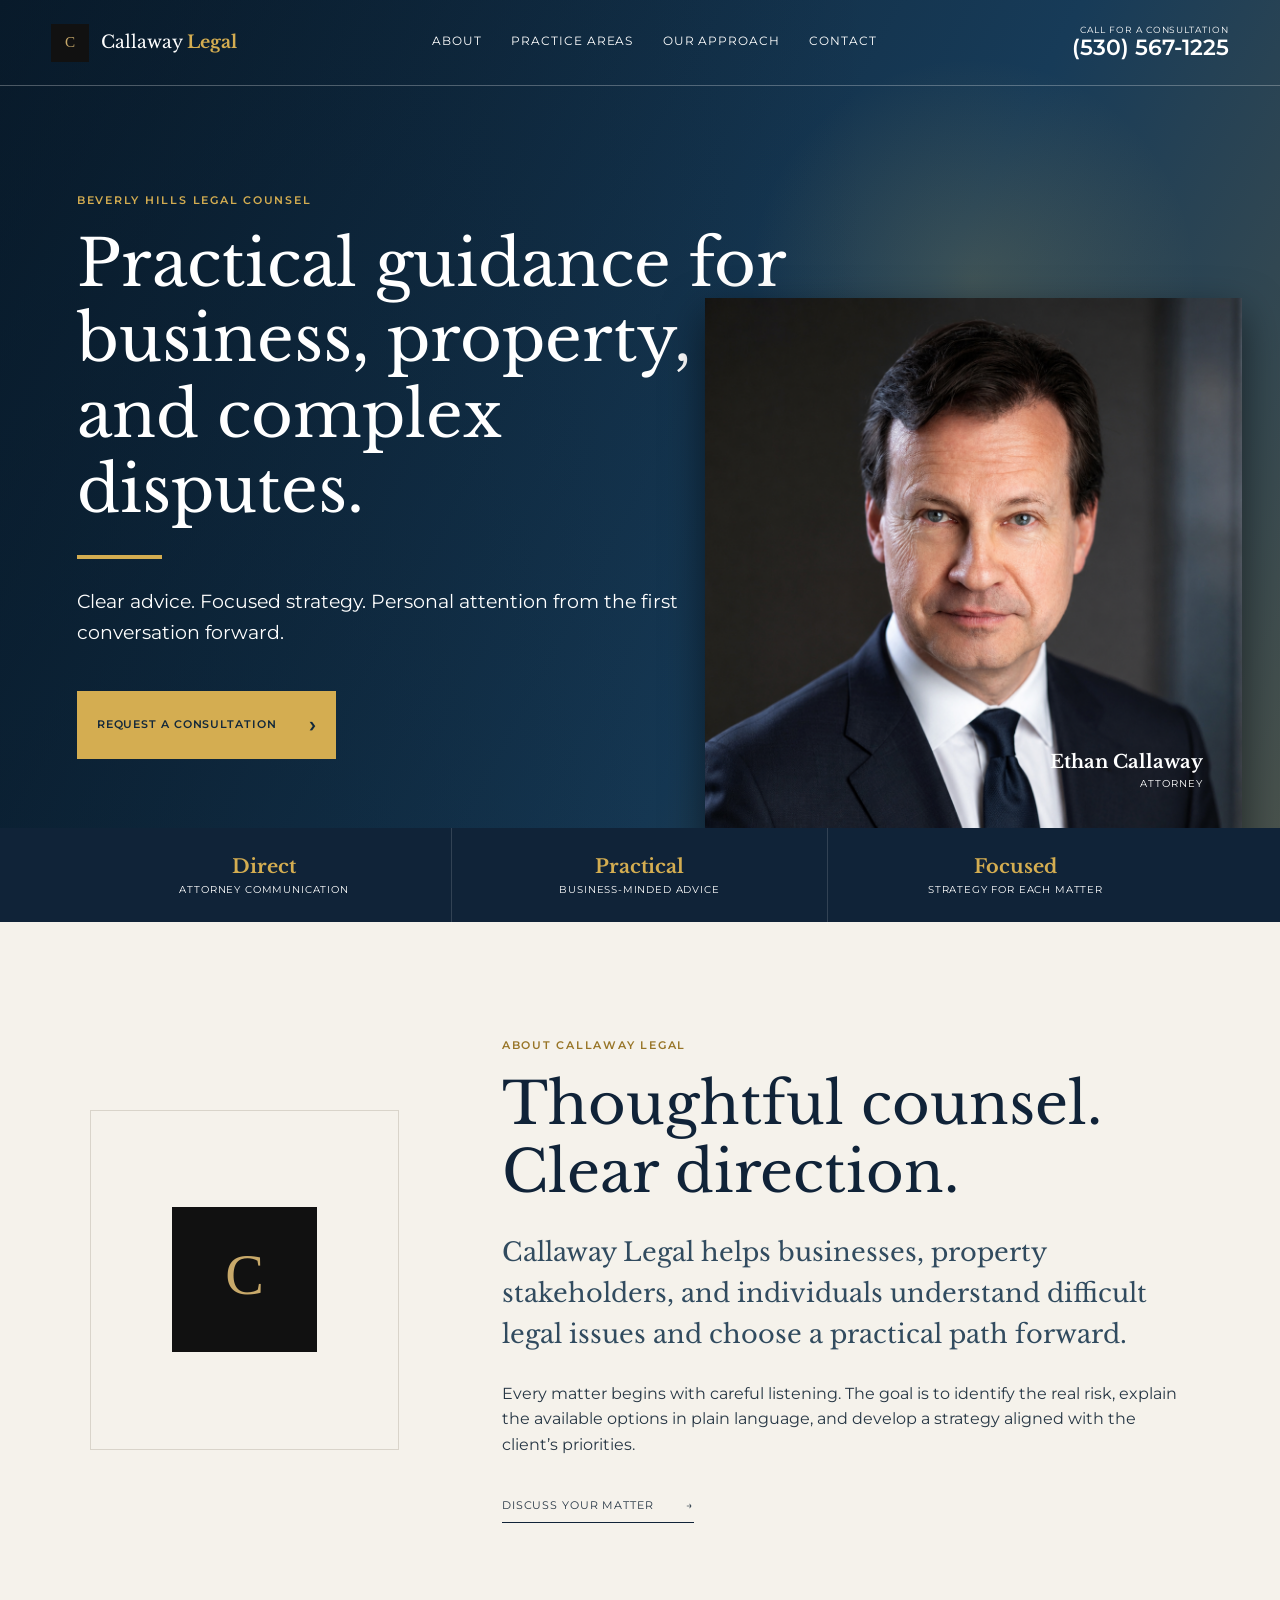
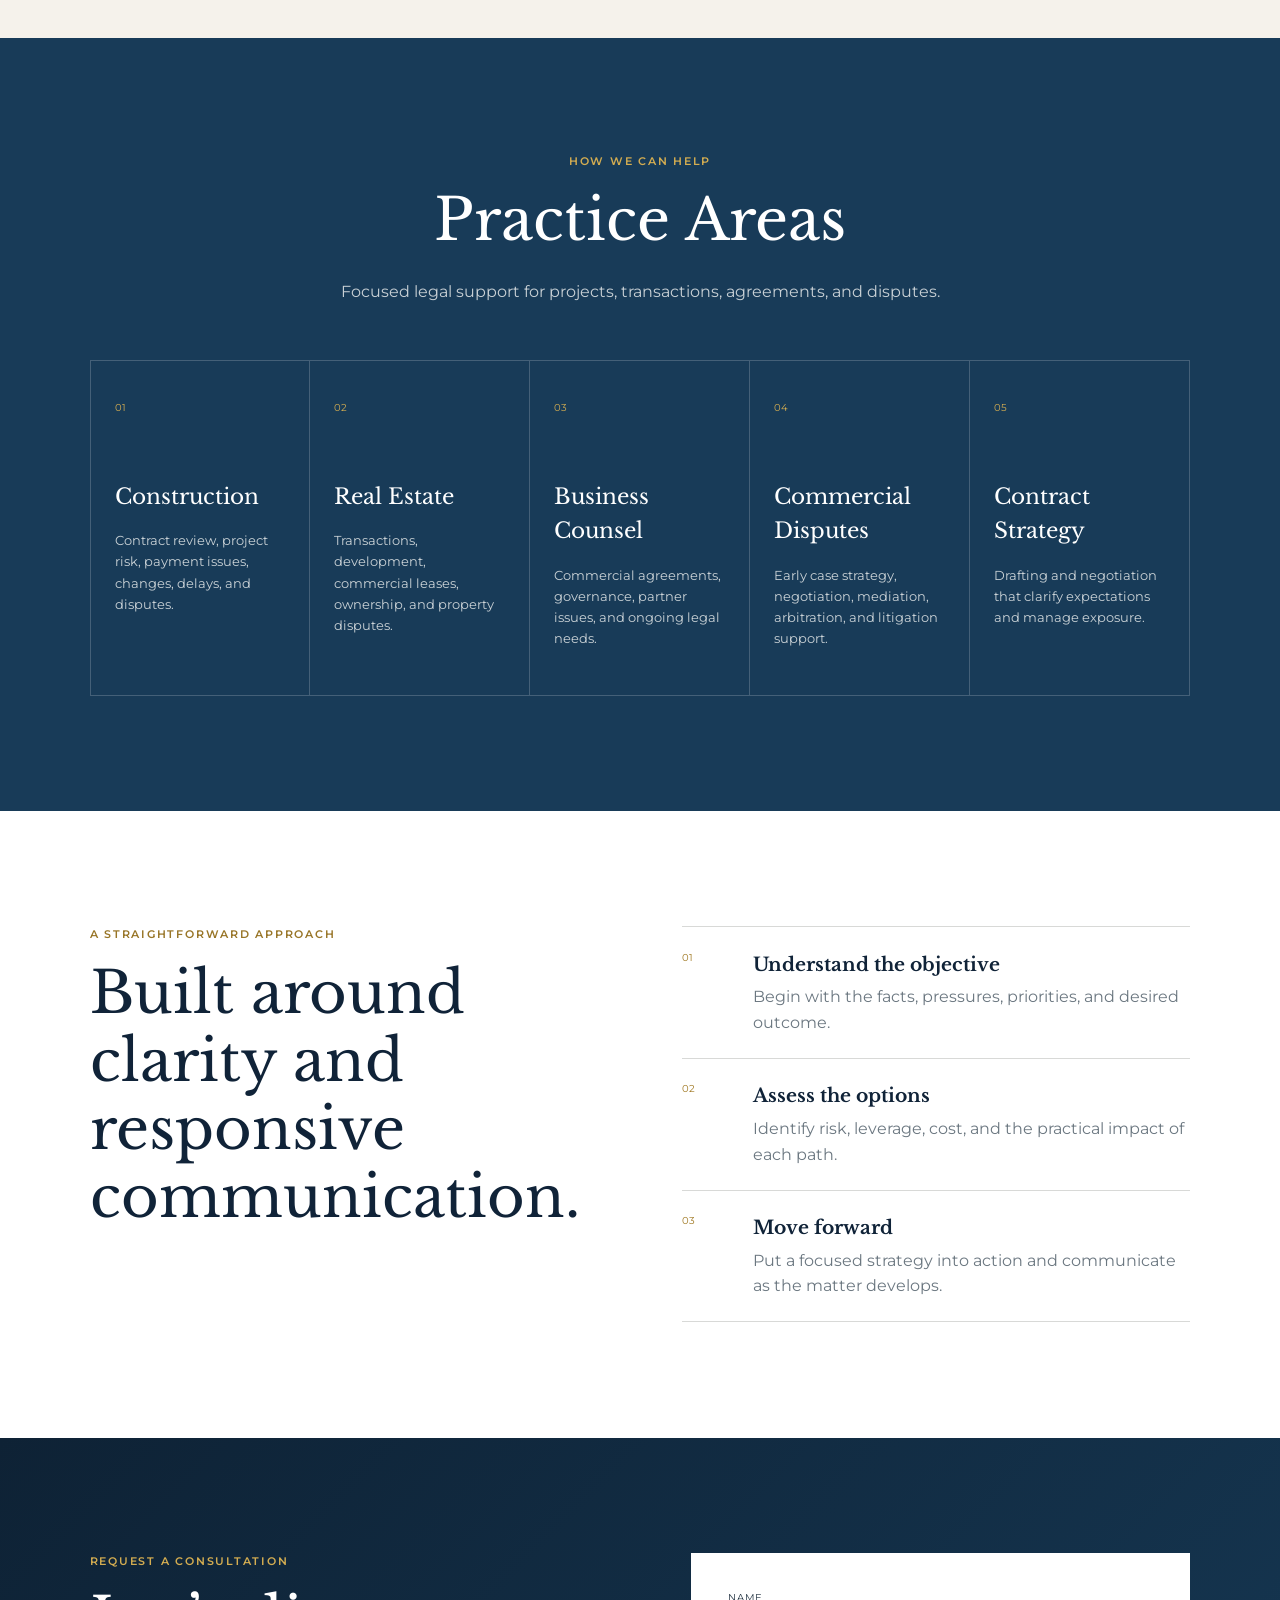
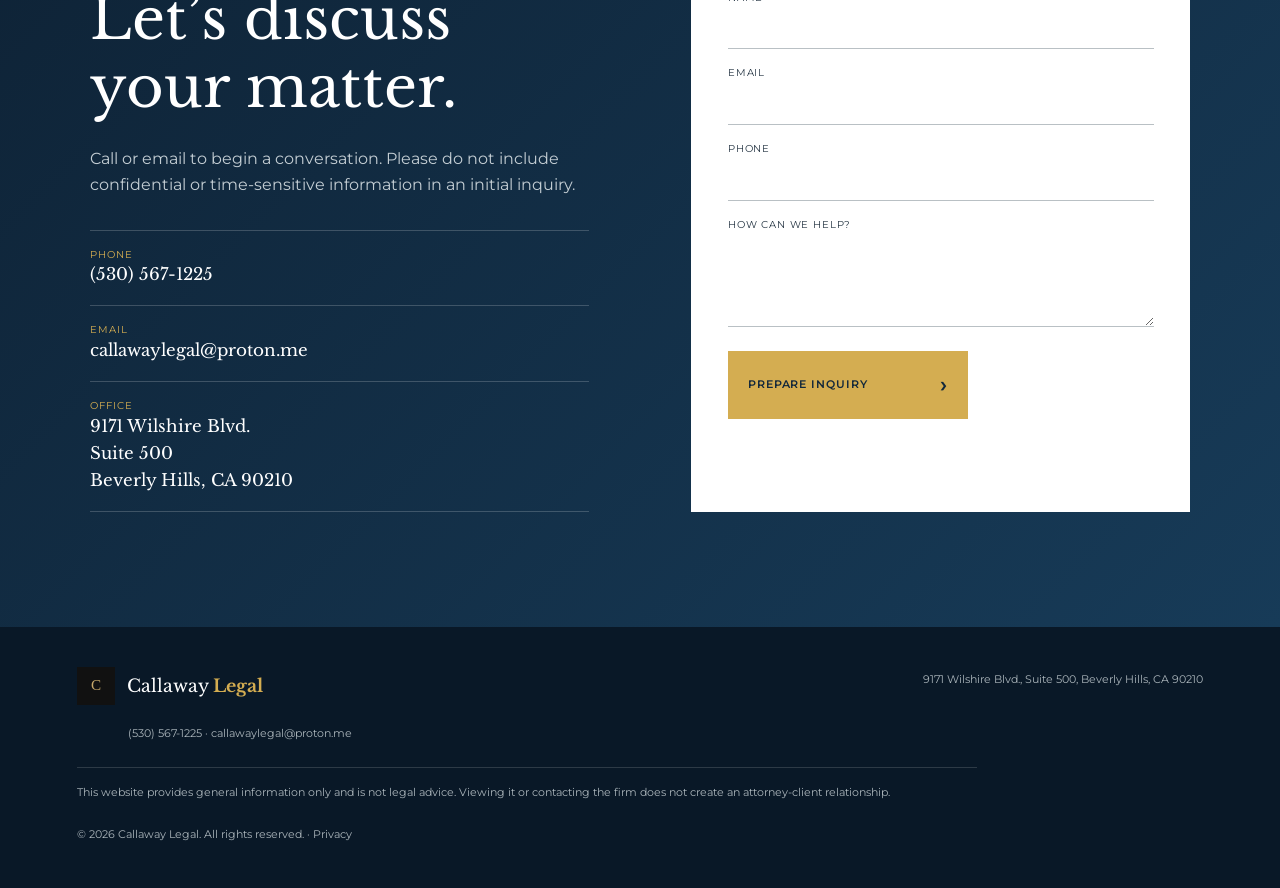
<file: index.html>
<!doctype html><html lang="en"><head><meta charset="utf-8"><meta name="viewport" content="width=device-width,initial-scale=1"><meta name="description" content="Callaway Legal provides focused counsel for construction, real estate, business, contract, and commercial dispute matters."><meta name="theme-color" content="#102338"><title>Callaway Legal | Beverly Hills</title><link rel="icon" href="images/favicon.svg" type="image/svg+xml"><link rel="preconnect" href="https://fonts.googleapis.com"><link rel="preconnect" href="https://fonts.gstatic.com" crossorigin><link href="https://fonts.googleapis.com/css2?family=Libre+Baskerville:wght@400;700&family=Montserrat:wght@400;500;600&display=swap" rel="stylesheet"><link rel="stylesheet" href="css/style.css?v=4"></head><body>
<a class="skip" href="#main">Skip to content</a><header class="header" id="top"><a class="brand" href="#top"><img src="images/logo.svg" alt=""><span>Callaway <b>Legal</b></span></a><button class="menu" aria-label="Open navigation" aria-expanded="false"><span></span><span></span></button><nav class="nav"><a href="#about">About</a><a href="#practice">Practice Areas</a><a href="#approach">Our Approach</a><a href="#contact">Contact</a></nav><div class="call"><small>Call for a consultation</small><a href="tel:+15305671225">(530) 567-1225</a></div></header>
<main id="main"><section class="hero"><div class="shade"></div><div class="hero-copy reveal"><p class="eyebrow">Beverly Hills legal counsel</p><h1>Practical guidance for business, property, and complex disputes.</h1><div class="rule"></div><p>Clear advice. Focused strategy. Personal attention from the first conversation forward.</p><a class="button" href="#contact">Request a consultation <span>›</span></a></div><img class="attorney reveal" src="images/attorney.png" alt="Ethan Callaway" width="1104" height="1402"><p class="attorney-name"><strong>Ethan Callaway</strong><span>Attorney</span></p></section>
<section class="trust"><div><strong>Direct</strong><span>Attorney communication</span></div><div><strong>Practical</strong><span>Business-minded advice</span></div><div><strong>Focused</strong><span>Strategy for each matter</span></div></section>
<section class="section about" id="about"><div class="about-mark"><img src="images/logo.svg" alt=""></div><div><p class="eyebrow navy">About Callaway Legal</p><h2>Thoughtful counsel.<br>Clear direction.</h2><p class="lead">Callaway Legal helps businesses, property stakeholders, and individuals understand difficult legal issues and choose a practical path forward.</p><p>Every matter begins with careful listening. The goal is to identify the real risk, explain the available options in plain language, and develop a strategy aligned with the client’s priorities.</p><a class="text-link" href="#contact">Discuss your matter <span>→</span></a></div></section>
<section class="section practice" id="practice"><div class="section-head"><p class="eyebrow">How we can help</p><h2>Practice Areas</h2><p>Focused legal support for projects, transactions, agreements, and disputes.</p></div><div class="cards"><article><span>01</span><h3>Construction</h3><p>Contract review, project risk, payment issues, changes, delays, and disputes.</p></article><article><span>02</span><h3>Real Estate</h3><p>Transactions, development, commercial leases, ownership, and property disputes.</p></article><article><span>03</span><h3>Business Counsel</h3><p>Commercial agreements, governance, partner issues, and ongoing legal needs.</p></article><article><span>04</span><h3>Commercial Disputes</h3><p>Early case strategy, negotiation, mediation, arbitration, and litigation support.</p></article><article><span>05</span><h3>Contract Strategy</h3><p>Drafting and negotiation that clarify expectations and manage exposure.</p></article></div></section>
<section class="section approach" id="approach"><div><p class="eyebrow navy">A straightforward approach</p><h2>Built around clarity and responsive communication.</h2></div><ol><li><span>01</span><div><h3>Understand the objective</h3><p>Begin with the facts, pressures, priorities, and desired outcome.</p></div></li><li><span>02</span><div><h3>Assess the options</h3><p>Identify risk, leverage, cost, and the practical impact of each path.</p></div></li><li><span>03</span><div><h3>Move forward</h3><p>Put a focused strategy into action and communicate as the matter develops.</p></div></li></ol></section>
<section class="section contact" id="contact"><div class="contact-info"><p class="eyebrow">Request a consultation</p><h2>Let’s discuss your matter.</h2><p>Call or email to begin a conversation. Please do not include confidential or time-sensitive information in an initial inquiry.</p><div class="details"><div><small>Phone</small><a href="tel:+15305671225">(530) 567-1225</a></div><div><small>Email</small><a href="mailto:callawaylegal@proton.me">callawaylegal@proton.me</a></div><div><small>Office</small><address>9171 Wilshire Blvd.<br>Suite 500<br>Beverly Hills, CA 90210</address></div></div></div><form class="form" id="consultation-form"><label>Name<input name="name" autocomplete="name" required></label><label>Email<input type="email" name="email" autocomplete="email" required></label><label>Phone<input type="tel" name="phone" autocomplete="tel"></label><label>How can we help?<textarea name="message" rows="4" required></textarea></label><button class="button" type="submit">Prepare inquiry <span>›</span></button><p class="status" id="form-status" aria-live="polite"></p></form></section></main>
<footer class="footer"><a class="brand" href="#top"><img src="images/logo.svg" alt=""><span>Callaway <b>Legal</b></span></a><p>9171 Wilshire Blvd., Suite 500, Beverly Hills, CA 90210</p><p><a href="tel:+15305671225">(530) 567-1225</a> · <a href="mailto:callawaylegal@proton.me">callawaylegal@proton.me</a></p><p class="disclaimer">This website provides general information only and is not legal advice. Viewing it or contacting the firm does not create an attorney-client relationship.</p><p>© <span id="year"></span> Callaway Legal. All rights reserved. · <a href="privacy.html">Privacy</a></p></footer><script src="js/script.js?v=4"></script></body></html>
</file>
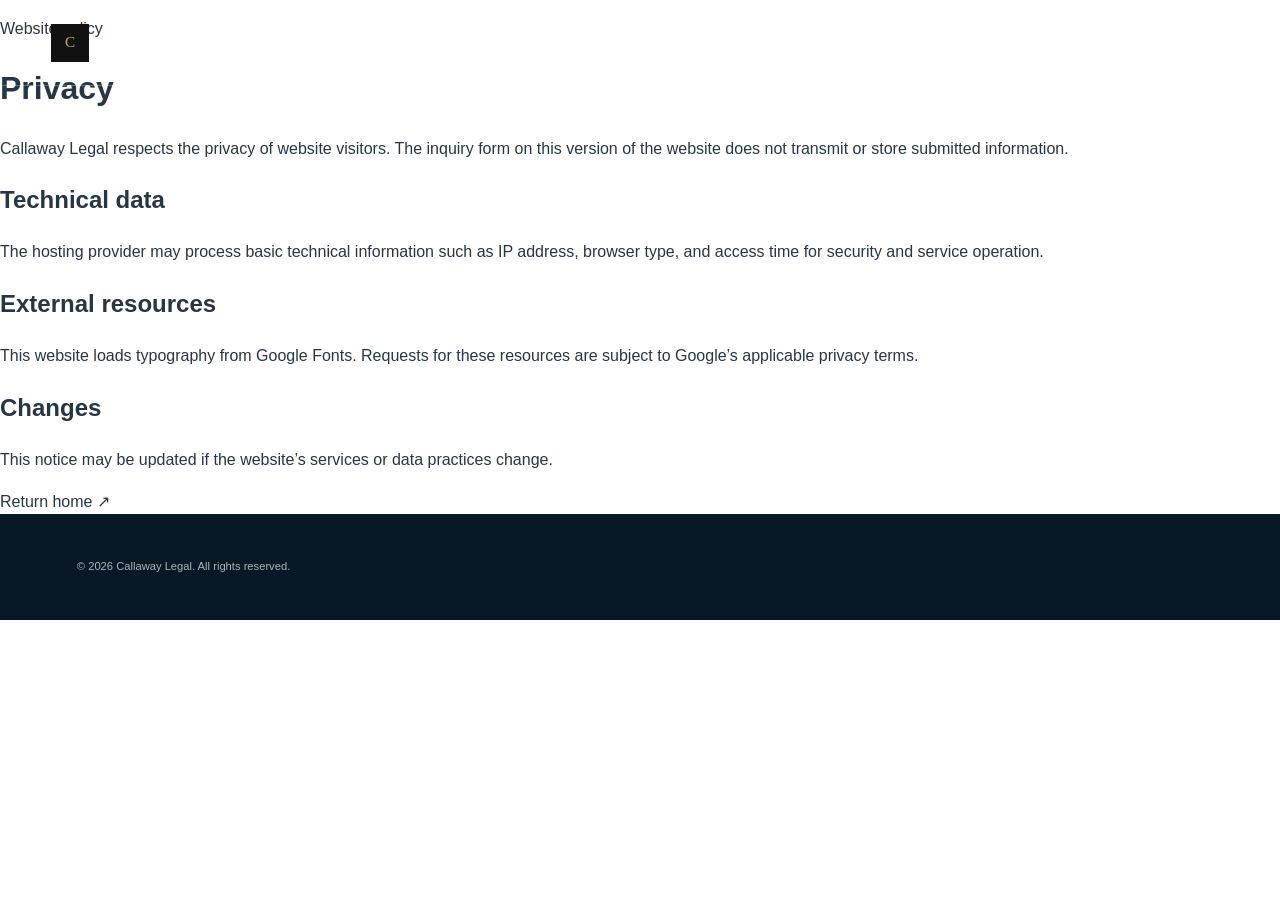
<file: privacy.html>
<!doctype html><html lang="en"><head><meta charset="utf-8"><meta name="viewport" content="width=device-width,initial-scale=1"><meta name="theme-color" content="#0b1720"><title>Privacy | Callaway Legal</title><link rel="icon" href="images/favicon.svg" type="image/svg+xml"><link rel="preconnect" href="https://fonts.googleapis.com"><link rel="preconnect" href="https://fonts.gstatic.com" crossorigin><link href="https://fonts.googleapis.com/css2?family=DM+Sans:wght@400;500;600&family=Libre+Caslon+Display&display=swap" rel="stylesheet"><link rel="stylesheet" href="css/style.css"></head><body><header class="header"><a class="brand" href="index.html"><img src="images/logo.svg" alt=""><span>Callaway <em>Legal</em></span></a><nav class="nav"><a class="nav-cta" href="index.html">Back to website</a></nav></header><main class="legal-page"><p class="kicker">Website policy</p><h1>Privacy</h1><p>Callaway Legal respects the privacy of website visitors. The inquiry form on this version of the website does not transmit or store submitted information.</p><h2>Technical data</h2><p>The hosting provider may process basic technical information such as IP address, browser type, and access time for security and service operation.</p><h2>External resources</h2><p>This website loads typography from Google Fonts. Requests for these resources are subject to Google’s applicable privacy terms.</p><h2>Changes</h2><p>This notice may be updated if the website’s services or data practices change.</p><a class="line-link" href="index.html">Return home ↗</a></main><footer class="footer"><p>© <span id="year"></span> Callaway Legal. All rights reserved.</p></footer><script src="js/script.js"></script></body></html>
</file>
<file: css/style.css>
:root{--navy:#102338;--navy2:#183b58;--gold:#d4ad51;--cream:#f5f2eb;--white:#fff;--text:#263644;--muted:#6b7780;--line:#d8d9d7}*{box-sizing:border-box}html{scroll-behavior:smooth;scroll-padding-top:86px}body{margin:0;color:var(--text);background:#fff;font-family:Montserrat,Arial,sans-serif;line-height:1.6}body.menu-open{overflow:hidden}img{display:block;max-width:100%}a{color:inherit;text-decoration:none}button,input,textarea{font:inherit}.skip{position:fixed;top:-4rem;left:1rem;z-index:100;background:#fff;padding:.7rem}.skip:focus{top:1rem}.header{height:86px;padding:0 clamp(22px,4vw,66px);display:grid;grid-template-columns:auto 1fr auto;gap:3vw;align-items:center;position:absolute;z-index:20;inset:0 0 auto;color:#fff;border-bottom:1px solid #ffffff45}.brand{display:flex;align-items:center;gap:.75rem;font-family:"Libre Baskerville",Georgia,serif;font-size:1.1rem}.brand img{width:38px;height:38px}.brand b{color:var(--gold)}.nav{display:flex;justify-content:center;gap:clamp(1rem,2.3vw,2.5rem);font-size:.72rem;text-transform:uppercase;letter-spacing:.08em}.nav a{padding:1.9rem 0;border-bottom:2px solid transparent}.nav a:hover{border-color:var(--gold)}.call{text-align:right;line-height:1.2}.call small{display:block;text-transform:uppercase;font-size:.58rem;letter-spacing:.1em}.call a{font-size:1.35rem;font-weight:600}.menu{display:none;background:none;border:0;width:44px}.menu span{display:block;height:1px;background:#fff;margin:7px}.hero{min-height:760px;height:92svh;position:relative;overflow:hidden;display:flex;align-items:center;padding:120px clamp(24px,6vw,90px) 60px;background:radial-gradient(circle at 76% 34%,rgba(212,173,81,.2),transparent 20%),linear-gradient(118deg,#0a1c2d 0%,#173b58 63%,#8c713d 150%);color:#fff}.shade{position:absolute;inset:0;background:linear-gradient(90deg,rgba(6,24,39,.48),transparent 68%)}.hero-copy{position:relative;z-index:2;width:min(720px,60vw);margin-top:7vh}.eyebrow{margin:0 0 1rem;color:var(--gold);font-size:.69rem;font-weight:600;text-transform:uppercase;letter-spacing:.16em}.navy{color:#987527}.hero h1,.section h2{font-family:"Libre Baskerville",Georgia,serif;font-weight:400;line-height:1.18}.hero h1{font-size:clamp(2.8rem,5vw,5.3rem);margin:.5rem 0 1.4rem}.hero-copy>p:not(.eyebrow){font-size:clamp(1rem,1.5vw,1.3rem);max-width:620px}.rule{width:85px;height:4px;background:var(--gold);margin:1.7rem 0}.button{display:inline-flex;align-items:center;justify-content:space-between;gap:2rem;margin-top:1.5rem;padding:1rem 1.25rem;background:var(--gold);color:#12283b;border:0;min-width:240px;text-transform:uppercase;letter-spacing:.08em;font-size:.7rem;font-weight:600;cursor:pointer}.button span{font-size:1.4rem}.button:hover{background:#e6c56d}.attorney{position:absolute;z-index:2;right:3%;bottom:-17%;height:81%;width:auto;object-fit:contain;filter:drop-shadow(0 16px 20px #0008)}.attorney-name{position:absolute;z-index:3;right:6%;bottom:3%;display:grid;text-align:right;text-transform:uppercase;letter-spacing:.1em;font-size:.65rem}.attorney-name strong{font-family:"Libre Baskerville",serif;font-size:1.15rem;text-transform:none;letter-spacing:0}.trust{display:grid;grid-template-columns:repeat(3,1fr);padding:0 clamp(24px,6vw,90px);background:var(--navy);color:#fff}.trust div{padding:1.45rem 2rem;text-align:center;border-right:1px solid #ffffff25}.trust div:last-child{border:0}.trust strong,.trust span{display:block}.trust strong{font-family:"Libre Baskerville",serif;color:var(--gold);font-size:1.2rem}.trust span{font-size:.65rem;text-transform:uppercase;letter-spacing:.08em}.section{padding:clamp(75px,9vw,125px) clamp(24px,7vw,110px)}.about{display:grid;grid-template-columns:.45fr 1fr;gap:8vw;align-items:center;background:var(--cream)}.about-mark{display:grid;place-items:center;min-height:340px;border:1px solid #d9d4ca}.about-mark img{width:145px}.section h2{font-size:clamp(2.3rem,4.5vw,4.6rem);color:var(--navy);margin:.5rem 0 1.5rem}.lead{font-family:"Libre Baskerville",serif;font-size:clamp(1.2rem,2vw,1.7rem);color:#314b5f}.about p{max-width:770px}.text-link{display:inline-flex;gap:2rem;margin-top:1.5rem;padding-bottom:.4rem;border-bottom:1px solid var(--navy);text-transform:uppercase;letter-spacing:.08em;font-size:.7rem}.practice{background:var(--navy2);color:#fff}.section-head{text-align:center;max-width:760px;margin:0 auto 3.5rem}.section-head h2{color:#fff}.section-head>p:last-child{color:#c8d0d5}.cards{display:grid;grid-template-columns:repeat(5,1fr);border:1px solid #ffffff30}.cards article{padding:2rem 1.5rem;min-height:280px;border-right:1px solid #ffffff30}.cards article:last-child{border:0}.cards article:hover{background:#ffffff0a}.cards span{font-size:.65rem;color:var(--gold)}.cards h3{font-family:"Libre Baskerville",serif;font-size:1.35rem;font-weight:400;margin:3.8rem 0 1rem}.cards p{font-size:.83rem;color:#cbd3d7}.approach{display:grid;grid-template-columns:.85fr 1.15fr;gap:8vw;background:#fff}.approach ol{list-style:none;margin:0;padding:0;border-top:1px solid var(--line)}.approach li{display:grid;grid-template-columns:55px 1fr;gap:1rem;padding:1.4rem 0;border-bottom:1px solid var(--line)}.approach li>span{font-size:.65rem;color:#a07923}.approach h3{font-family:"Libre Baskerville",serif;color:var(--navy);margin:0 0 .3rem}.approach li p{margin:0;color:var(--muted)}.contact{display:grid;grid-template-columns:1fr 1fr;gap:8vw;background:linear-gradient(135deg,#0e2235,#173b58);color:#fff}.contact h2{color:#fff}.contact-info>p:not(.eyebrow){color:#c4ced4;max-width:600px}.details{margin-top:2rem;border-top:1px solid #ffffff30}.details div{padding:1rem 0;border-bottom:1px solid #ffffff30}.details small{display:block;color:var(--gold);text-transform:uppercase;letter-spacing:.1em;font-size:.62rem}.details a,.details address{font-style:normal;font-family:"Libre Baskerville",serif;font-size:1.05rem}.form{background:#fff;padding:2.3rem;color:var(--text)}.form label{display:grid;gap:.3rem;margin-bottom:1rem;font-size:.65rem;text-transform:uppercase;letter-spacing:.08em}.form input,.form textarea{border:0;border-bottom:1px solid #b9c0c4;padding:.65rem 0;outline:0}.form input:focus,.form textarea:focus{border-color:var(--gold)}.form textarea{resize:vertical}.form .button{margin-top:.5rem}.status{font-size:.75rem;color:#7b5d1a}.footer{padding:40px clamp(24px,6vw,90px);display:grid;grid-template-columns:auto 1fr;gap:1rem 3rem;background:#091827;color:#aab4ba;font-size:.7rem}.footer .brand{color:#fff}.footer>p{text-align:right;margin:.25rem 0}.footer .disclaimer{grid-column:1/-1;text-align:left;border-top:1px solid #ffffff25;padding-top:1rem;max-width:900px}.reveal{opacity:0;transform:translateY(20px);transition:.7s}.reveal.visible{opacity:1;transform:none}
@media(max-width:980px){.header{grid-template-columns:auto auto 1fr}.menu{display:block}.nav{display:none;position:fixed;inset:86px 0 0;background:var(--navy);padding:2rem;flex-direction:column;justify-content:flex-start;align-items:flex-start;font-family:"Libre Baskerville",serif;font-size:1.5rem;text-transform:none}.nav.open{display:flex}.nav a{padding:.7rem 0}.call{justify-self:end}.hero-copy{width:65vw}.attorney{right:-8%}.cards{grid-template-columns:repeat(2,1fr)}.cards article{border-bottom:1px solid #ffffff30}.about,.approach,.contact{grid-template-columns:1fr}.about-mark{display:none}}
@media(max-width:640px){.header{height:76px;grid-template-columns:auto 1fr auto}.header .brand{font-size:.95rem}.header .brand img{width:30px}.call{display:none}.hero{height:auto;min-height:0;padding:110px 24px 0;display:block}.hero-copy{width:100%;margin-top:1rem}.hero h1{font-size:2.7rem}.attorney{position:relative;height:auto;width:88%;right:auto;bottom:auto;margin:2.5rem auto 0}.attorney-name{position:relative;right:auto;bottom:auto;margin:-3.4rem 1rem 2rem;text-align:right}.trust{grid-template-columns:1fr}.trust div{border-right:0;border-bottom:1px solid #ffffff25}.cards{grid-template-columns:1fr}.cards article{min-height:0}.cards h3{margin:2rem 0 .7rem}.footer{grid-template-columns:1fr}.footer>p{text-align:left}.footer .disclaimer{grid-column:1}.details a{overflow-wrap:anywhere}}
@media(prefers-reduced-motion:reduce){html{scroll-behavior:auto}.reveal{opacity:1;transform:none;transition:none}}
</file>
